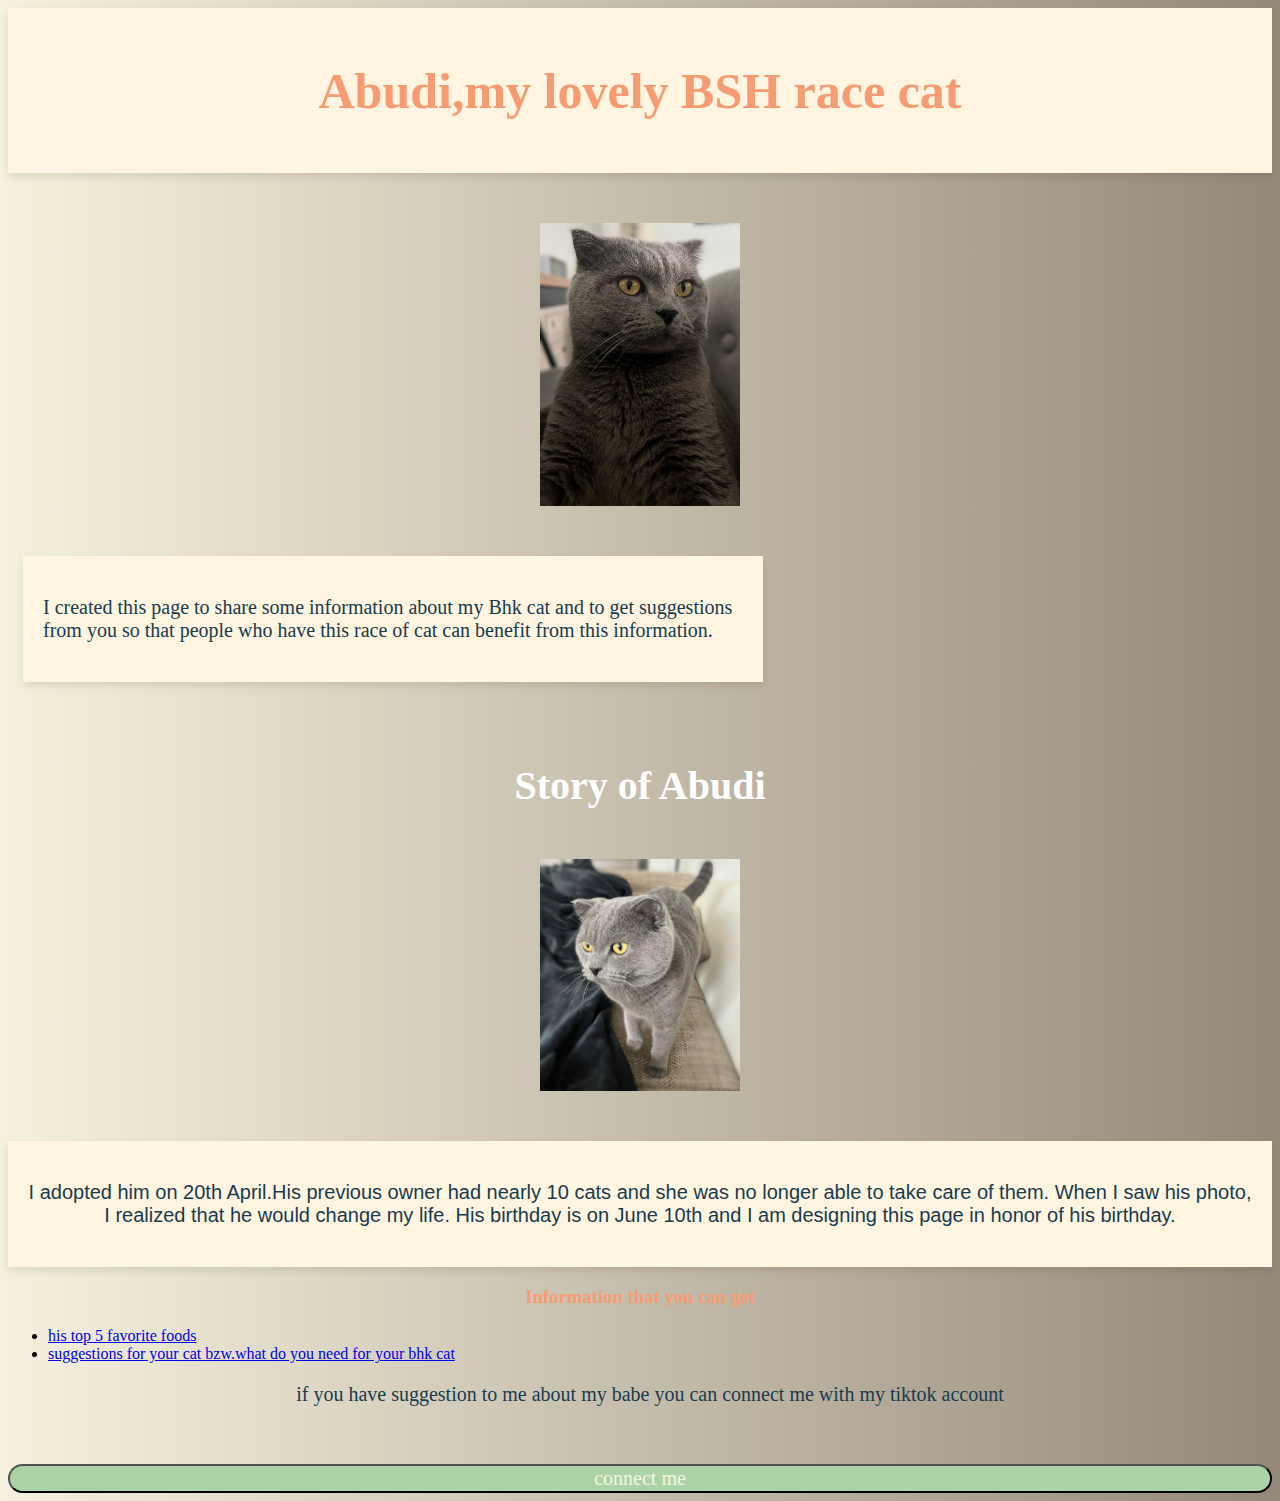
<file: index.html>
<!DOCTYPE html>
<html lang="en">
<head>
    <meta charset="UTF-8">
    <meta name="viewport" content="width=device-width, initial-scale=1.0">
    <title>My lovely BSH cat </title>

    <link rel="stylesheet" href="style.css">

</head>
<body>

    <div class="box">
    <h1>Abudi,my lovely BSH race cat</h1>

      </div>
    <img src="photos/abudi1.jpeg" alt="my cat`s photo" width="200" class="cat" >
    

     <section class="firstinfo">
    <p class="p1"> I created this page to share some information about my Bhk cat and to get suggestions from you so that people who have this race of cat can benefit from this information.
    </p>
 </section>

<div class="box1">
    <h2>Story of Abudi</h2>
</div>
<img src="photos/abudi2.jpeg" alt="my cat" width="200" class="cat"> 
  <section class="about-section box">
    <p class="p2">I adopted him on 20th April.His previous owner had nearly 10 cats and she was no longer able to take care of them. When I saw his photo, I realized that he would change my life. His birthday is on June 10th and I am designing this page in honor of his birthday.</p>
   
  </section>

 
    <h3>Information that you can get </h3>
      <div class="links">
    <ul>
        <li> <a href="hisfood.html"> his top 5 favorite foods  </a>  </li> 
       <li > <a href="histoys.html"> suggestions for your cat bzw.what do you need for your bhk cat </a> </li>
       </ul>

      </div>

<p class="p3"> if you have suggestion to me about my babe you can connect me with my tiktok account</p>

<br>
<a href="https://www.tiktok.com/@s.zden?is_from_webapp=1&sender_device=pc"> <button>connect me</button></a> 



</body>
</html>
</file>
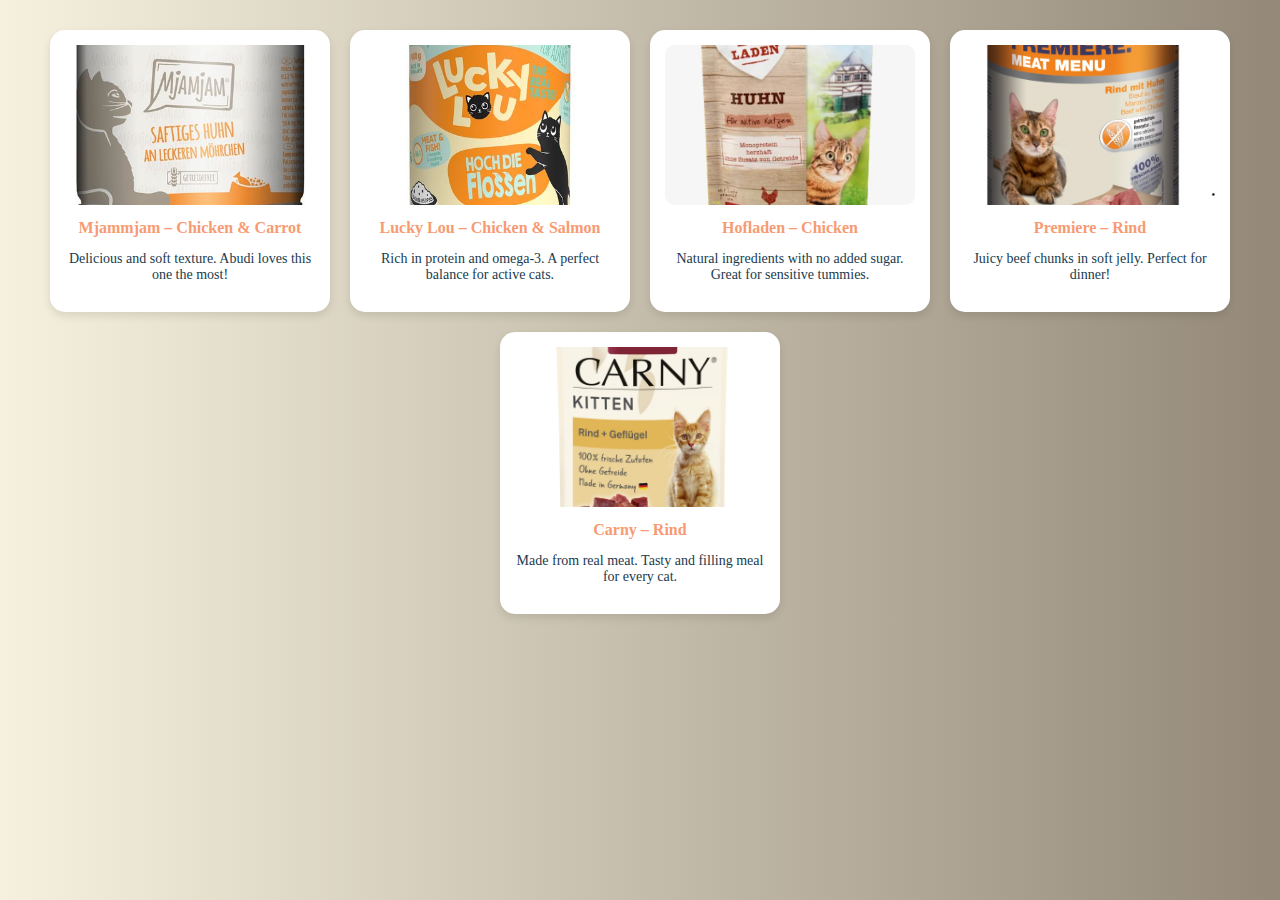
<file: hisfood.html>
<!DOCTYPE html>
<html lang="en">
<head>
    <meta charset="UTF-8">
    <meta name="viewport" content="width=device-width, initial-scale=1.0">
    <title>Document</title>

    <link rel="stylesheet" href="style.css">

</head>

<body>
    
<div class="mama-container">
  <div class="mama-box">
    <img src="photos/mjammjam.jpg" alt="Mjammjam chicken and carrot">
    <h4>Mjammjam – Chicken & Carrot</h4>
    <p>Delicious and soft texture. Abudi loves this one the most!</p>
  </div>

  <div class="mama-box">
    <img src="photos/luckylou.jpg" alt="Lucky Lou chicken and salmon">
    <h4>Lucky Lou – Chicken & Salmon</h4>
    <p>Rich in protein and omega-3. A perfect balance for active cats.</p>
  </div>

  <div class="mama-box">
    <img src="photos/hofladennn.png" alt="Hofladen chicken">
    <h4>Hofladen – Chicken</h4>
    <p>Natural ingredients with no added sugar. Great for sensitive tummies.</p>
  </div>

  <div class="mama-box">
    <img src="photos/premiere.png" alt="Premiere rind">
    <h4>Premiere – Rind</h4>
    <p>Juicy beef chunks in soft jelly. Perfect for dinner!</p>
  </div>

  <div class="mama-box">
    <img src="photos/carny.png" alt="Carny rind">
    <h4>Carny – Rind</h4>
    <p>Made from real meat. Tasty and filling meal for every cat.</p>
  </div>
</div>


</body>
</html>
</file>
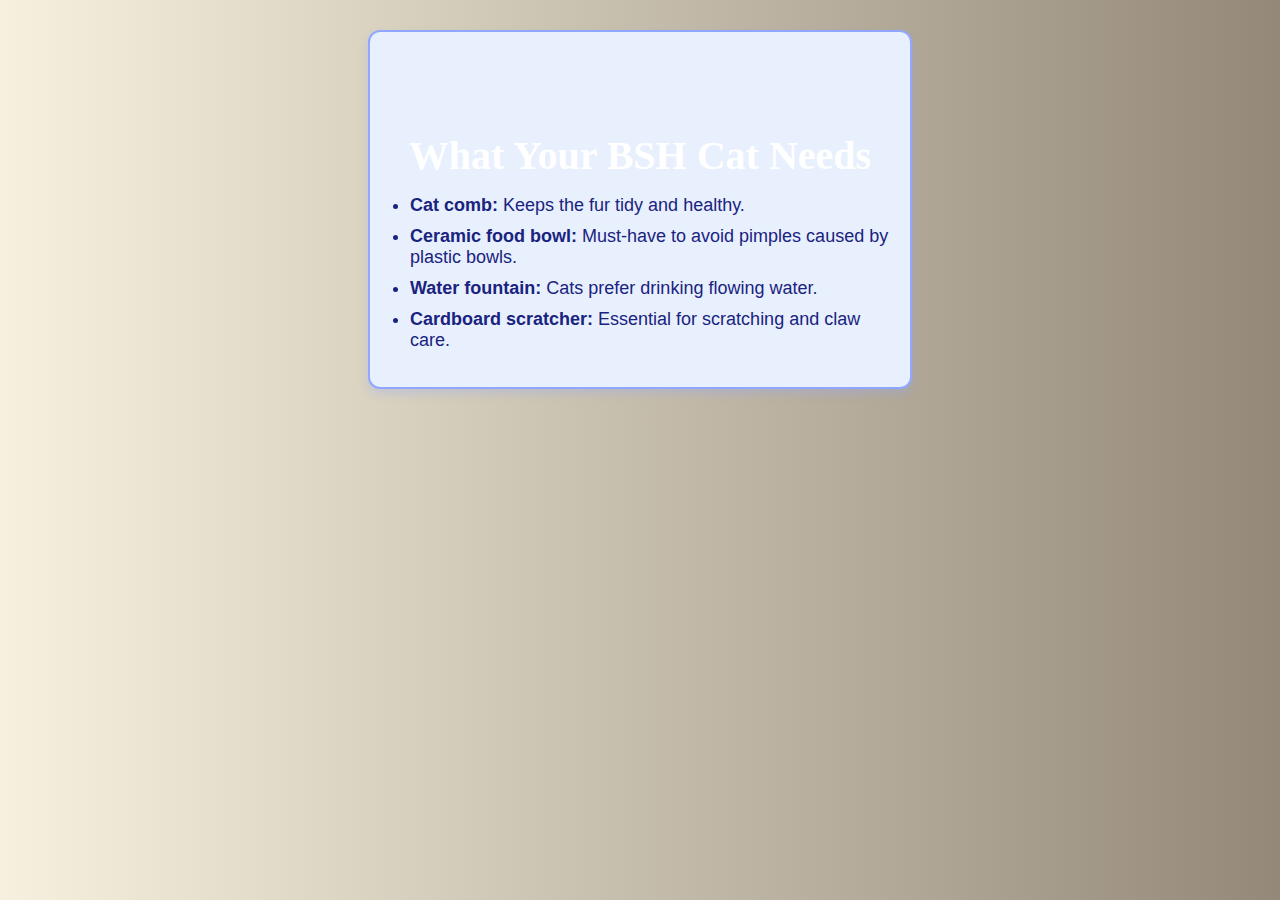
<file: histoys.html>
<!DOCTYPE html>
<html lang="en">
<head>
    <meta charset="UTF-8">
    <meta name="viewport" content="width=device-width, initial-scale=1.0">
    <title>Document</title>

    <link rel="stylesheet" href="style.css">
</head>
<body>
    <section class="needs-box">
  <h2>What Your BSH Cat Needs</h2>
  <ul>
    <li><strong>Cat comb:</strong> Keeps the fur tidy and healthy.</li>
    <li><strong>Ceramic food bowl:</strong> Must-have to avoid pimples caused by plastic bowls.</li>
    <li><strong>Water fountain:</strong> Cats prefer drinking flowing water.</li>
    <li><strong>Cardboard scratcher:</strong> Essential for scratching and claw care.</li>
  </ul>
</section>

</body>
</html>
</file>
<file: style.css>
body {

background: linear-gradient(to right, #F6F1DE, #948979);
}

h1 {

    color:#F79B72 ;
    font-size: 50px;
    font-family: 'Lucida Handwriting', cursive;
    text-align: center;
     
}

.p1{

    color:#183B4E;
    font-size: 20px;
    width: 100%;           
     
}

h2{

    color:white ;
    font-family: 'Lucida Handwriting', cursive;
    text-align: center;
    margin-top: 80px;
    font-size: 40px;
}

.p2{

    color:#183B4E ;
    font-size: 20px;
    width:100%;
}

h3{

    color:#F79B72 ;
    font-family: 'Lucida Handwriting', cursive;
    text-align: center;
}

.p3{

    color: #183B4E;
    font-size: 20px;
    text-align: center;
    margin-bottom: 20px;
    margin-left: 20px;
}

button{

   background-color:#ACD3A8;
   color: beige;
   font-size: 20px;
   border-radius: 50px;
   font-family: 'Brush Script MT', cursive;
   cursor: pointer;
   margin-top: 20px;
   width:100%;           
   
 
}


.cat{

    display: block;
    margin: 0 auto;
    margin-top: 50px;
    margin-bottom: 50px;
}



button:hover {
  background-color: #45a049; 
  transform: scale(1.05); 
  box-shadow: 0 6px 10px rgba(0,0,0,0.3);
}
.box{

    background-color:#EAE4D5;
    box-shadow: 0 4px 8px rgba(0,0,0,0.2);
}





.grid-container {
  display: grid;
  grid-template-columns: repeat(3, 1fr); 
  gap: 20px;
  padding: 20px;
}

.box {
  background-color: #FFF5E1;
  padding: 20px;
 
  box-shadow: 0 4px 8px rgba(0,0,0,0.1);
  text-align: center;
  font-family: sans-serif;
}
.mama-container {
  display: flex;
  flex-wrap: wrap;
  justify-content: center;
  gap: 20px;
  margin-top: 30px;
}

.mama-box {
  background-color: #fff;
  border-radius: 15px;
  box-shadow: 0 4px 8px rgba(0,0,0,0.1);
  padding: 15px;
  width: 250px;
  text-align: center;
  transition: transform 0.3s;
}

.mama-box:hover {
  transform: scale(1.05);
}

.mama-box img {
  width: 100%;
  height: 160px;
  object-fit: cover;
  border-radius: 10px;
}

.mama-box h4 {
  color: #F79B72;
  margin: 10px 0 5px;
  font-family: 'Lucida Handwriting', cursive;
}

.mama-box p {
  color: #183B4E;
  font-size: 14px;
}



.firstinfo {
  background-color: #FFF5E1;   
  margin-left:15px;
  padding: 20px;               
  max-width: 700px;             
  box-shadow: 0 4px 8px rgba(0,0,0,0.1); 
}
.needs-box {
  background-color: #e8f0fe;    
  border: 2px solid #91a7ff;    
  border-radius: 12px;
  padding: 20px;
  max-width: 500px;
  margin: 30px auto;
  box-shadow: 0 5px 10px rgba(145, 167, 255, 0.3);
  font-family: 'Segoe UI', Tahoma, Geneva, Verdana, sans-serif;
  color: #1a237e;
}

.needs-box h2 {
  text-align: center;
  margin-bottom: 15px;
}

.needs-box ul {
  list-style-type: disc;
  padding-left: 20px;
}

.needs-box li {
  margin-bottom: 10px;
  font-size: 18px;
}
</file>
